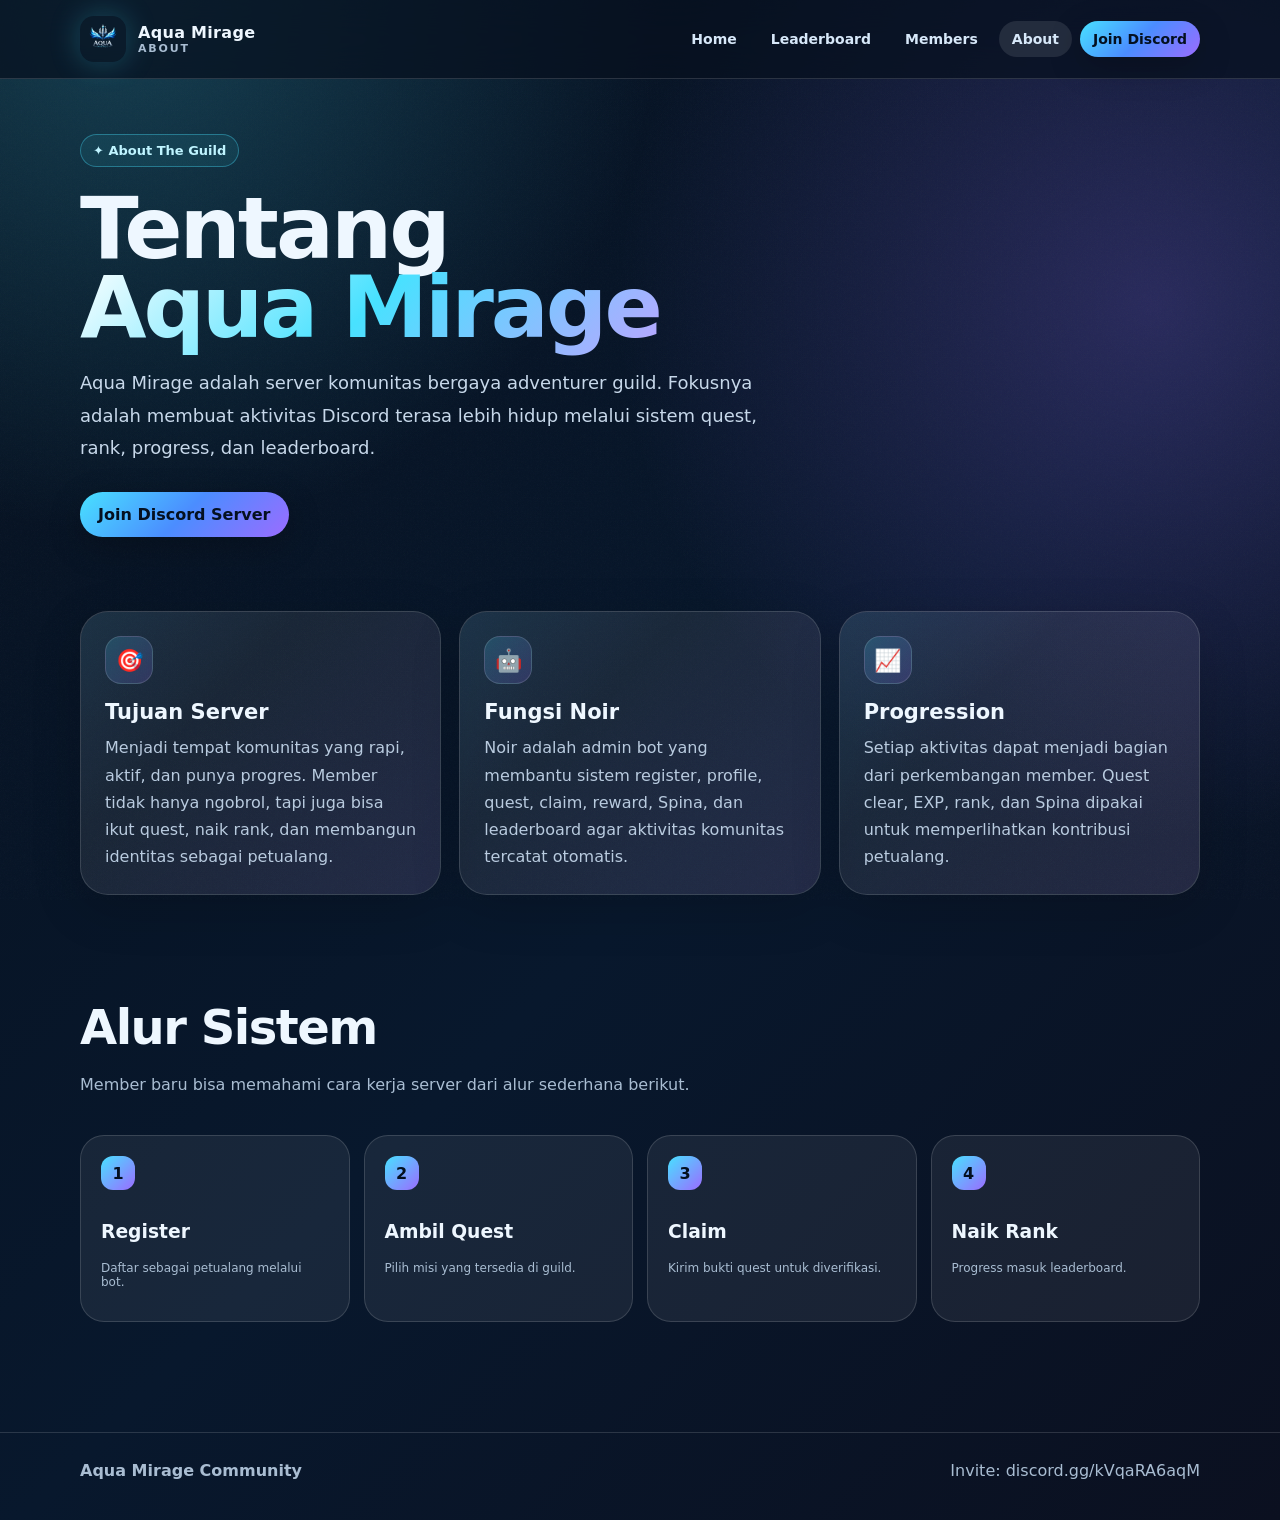
<file: about.html>
<!doctype html><html lang="id"><head><meta charset="utf-8"><meta name="viewport" content="width=device-width,initial-scale=1"><title>About | Aqua Mirage</title><link rel="stylesheet" href="./css/style.css"><link rel="icon" href="./assets/logo.png"></head><body><div class="noise"></div><nav class="nav"><div class="wrap navin"><a class="brand" href="index.html"><img src="./assets/logo.png"><span>Aqua Mirage<small>About</small></span></a><div class="links"><a data-nav href="index.html">Home</a><a data-nav href="leaderboard.html">Leaderboard</a><a data-nav href="members.html">Members</a><a data-nav href="about.html">About</a><a class="btn primary" data-discord target="_blank">Join Discord</a></div><a class="btn mobileMenu" data-discord target="_blank">Join</a></div></nav><main class="pageHero"><div class="wrap"><div class="eyebrow">✦ About The Guild</div><h1 class="h1">Tentang<br><span class="grad">Aqua Mirage</span></h1><p class="lead">Aqua Mirage adalah server komunitas bergaya adventurer guild. Fokusnya adalah membuat aktivitas Discord terasa lebih hidup melalui sistem quest, rank, progress, dan leaderboard.</p><div class="actions"><a class="btn primary" data-discord target="_blank">Join Discord Server</a></div></div></main><section class="section"><div class="wrap cards"><article class="card"><div class="icon">🎯</div><h3>Tujuan Server</h3><p>Menjadi tempat komunitas yang rapi, aktif, dan punya progres. Member tidak hanya ngobrol, tapi juga bisa ikut quest, naik rank, dan membangun identitas sebagai petualang.</p></article><article class="card"><div class="icon">🤖</div><h3>Fungsi Noir</h3><p>Noir adalah admin bot yang membantu sistem register, profile, quest, claim, reward, Spina, dan leaderboard agar aktivitas komunitas tercatat otomatis.</p></article><article class="card"><div class="icon">📈</div><h3>Progression</h3><p>Setiap aktivitas dapat menjadi bagian dari perkembangan member. Quest clear, EXP, rank, dan Spina dipakai untuk memperlihatkan kontribusi petualang.</p></article></div></section><section class="section"><div class="wrap"><div class="sectionHead"><div><h2>Alur Sistem</h2><p class="sub">Member baru bisa memahami cara kerja server dari alur sederhana berikut.</p></div></div><div class="steps"><div class="step"><b>1</b><h3>Register</h3><p class="meta">Daftar sebagai petualang melalui bot.</p></div><div class="step"><b>2</b><h3>Ambil Quest</h3><p class="meta">Pilih misi yang tersedia di guild.</p></div><div class="step"><b>3</b><h3>Claim</h3><p class="meta">Kirim bukti quest untuk diverifikasi.</p></div><div class="step"><b>4</b><h3>Naik Rank</h3><p class="meta">Progress masuk leaderboard.</p></div></div></div></section><footer class="footer"><div class="wrap footin"><b>Aqua Mirage Community</b><span>Invite: discord.gg/kVqaRA6aqM</span></div></footer><script type="module" src="./js/app.js"></script></body></html>
</file>
<file: css/style.css>
:root{
  --bg:#07111f;--bg2:#0b1b30;--card:rgba(255,255,255,.075);--card2:rgba(255,255,255,.11);
  --line:rgba(255,255,255,.14);--text:#eef7ff;--muted:#a9bdd2;--aqua:#48e1ff;--blue:#4b8dff;--violet:#9b6cff;--gold:#ffd66b;
  --shadow:0 22px 70px rgba(0,0,0,.35);--radius:28px;
}
*{box-sizing:border-box} html{scroll-behavior:smooth} body{margin:0;font-family:Inter,ui-sans-serif,system-ui,-apple-system,Segoe UI,Arial,sans-serif;background:radial-gradient(circle at 10% 0%,rgba(72,225,255,.22),transparent 28%),radial-gradient(circle at 90% 20%,rgba(155,108,255,.23),transparent 32%),linear-gradient(135deg,var(--bg),#08182d 55%,#0b1020);color:var(--text);min-height:100vh;overflow-x:hidden}.noise{position:fixed;inset:0;pointer-events:none;opacity:.08;background-image:url("data:image/svg+xml,%3Csvg xmlns='http://www.w3.org/2000/svg' width='140' height='140'%3E%3Cfilter id='n'%3E%3CfeTurbulence baseFrequency='.7' numOctaves='3'/%3E%3C/filter%3E%3Crect width='140' height='140' filter='url(%23n)' opacity='.45'/%3E%3C/svg%3E");z-index:-1}.wrap{width:min(1120px,calc(100% - 36px));margin:auto}.nav{position:sticky;top:0;z-index:30;background:rgba(7,17,31,.74);backdrop-filter:blur(18px);border-bottom:1px solid var(--line)}.navin{height:78px;display:flex;align-items:center;justify-content:space-between;gap:18px}.brand{display:flex;align-items:center;gap:12px;text-decoration:none;color:var(--text);font-weight:900;letter-spacing:.3px}.brand img{width:46px;height:46px;border-radius:14px;object-fit:cover;box-shadow:0 0 30px rgba(72,225,255,.25)}.brand span small{display:block;font-size:11px;color:var(--muted);font-weight:700;letter-spacing:1.8px;text-transform:uppercase}.links{display:flex;align-items:center;gap:8px}.links a{color:#d7e8f9;text-decoration:none;font-weight:700;font-size:14px;padding:10px 13px;border-radius:999px}.links a:hover,.links a.active{background:rgba(255,255,255,.1)}.btn{display:inline-flex;align-items:center;justify-content:center;gap:10px;border:1px solid var(--line);border-radius:999px;padding:13px 18px;text-decoration:none;color:var(--text);font-weight:850;background:linear-gradient(135deg,rgba(72,225,255,.16),rgba(155,108,255,.16));box-shadow:0 10px 34px rgba(0,0,0,.22);transition:.2s}.btn:hover{transform:translateY(-2px);border-color:rgba(72,225,255,.6)}.btn.primary{border:0;background:linear-gradient(135deg,var(--aqua),var(--blue),var(--violet));color:#041020}.hero{padding:78px 0 42px}.grid{display:grid;grid-template-columns:1.15fr .85fr;gap:30px;align-items:center}.eyebrow{display:inline-flex;gap:9px;align-items:center;border:1px solid rgba(72,225,255,.35);color:#bff4ff;background:rgba(72,225,255,.08);border-radius:999px;padding:8px 12px;font-weight:850;font-size:13px}.h1{font-size:clamp(44px,7vw,86px);line-height:.92;margin:22px 0 20px;letter-spacing:-3px}.grad{background:linear-gradient(135deg,#fff,var(--aqua),#bba5ff);-webkit-background-clip:text;background-clip:text;color:transparent}.lead{font-size:18px;line-height:1.8;color:#c7d8ea;max-width:690px}.actions{display:flex;gap:13px;flex-wrap:wrap;margin-top:28px}.heroCard{position:relative;border:1px solid var(--line);background:linear-gradient(180deg,rgba(255,255,255,.12),rgba(255,255,255,.055));border-radius:34px;padding:22px;box-shadow:var(--shadow);overflow:hidden}.heroCard:before{content:"";position:absolute;inset:-80px;background:radial-gradient(circle,rgba(72,225,255,.26),transparent 55%);filter:blur(10px)}.logoPanel{position:relative;display:grid;place-items:center;min-height:360px;border-radius:26px;background:rgba(0,0,0,.16);border:1px solid rgba(255,255,255,.1)}.logoPanel img{width:min(82%,330px);border-radius:34px;filter:drop-shadow(0 25px 60px rgba(72,225,255,.28))}.status{position:absolute;left:22px;right:22px;bottom:22px;display:flex;justify-content:space-between;gap:12px;flex-wrap:wrap}.pill{background:rgba(5,14,27,.72);border:1px solid var(--line);border-radius:18px;padding:12px 14px;min-width:145px}.pill b{display:block;font-size:20px}.pill span{color:var(--muted);font-size:12px;font-weight:800;text-transform:uppercase;letter-spacing:1px}.section{padding:52px 0}.sectionHead{display:flex;align-items:end;justify-content:space-between;gap:20px;margin-bottom:20px}.section h2{font-size:clamp(30px,4vw,48px);margin:0;letter-spacing:-1.5px}.section p.sub{color:var(--muted);max-width:700px;line-height:1.75}.cards{display:grid;grid-template-columns:repeat(3,1fr);gap:18px}.card{border:1px solid var(--line);background:var(--card);border-radius:var(--radius);padding:24px;box-shadow:0 14px 50px rgba(0,0,0,.16)}.card h3{margin:0 0 10px;font-size:21px}.card p{margin:0;color:#b9cbdf;line-height:1.7}.icon{width:48px;height:48px;border-radius:16px;display:grid;place-items:center;background:linear-gradient(135deg,rgba(72,225,255,.18),rgba(155,108,255,.18));border:1px solid var(--line);font-size:22px;margin-bottom:16px}.noir{display:grid;grid-template-columns:.7fr 1.3fr;gap:20px;border:1px solid rgba(72,225,255,.25);background:linear-gradient(135deg,rgba(72,225,255,.1),rgba(155,108,255,.09));border-radius:34px;padding:26px;box-shadow:var(--shadow)}.noirBadge{min-height:250px;border-radius:28px;background:radial-gradient(circle at 50% 20%,rgba(72,225,255,.25),transparent 42%),rgba(0,0,0,.18);display:grid;place-items:center;border:1px solid var(--line);text-align:center}.noirBadge .avatar{width:120px;height:120px;border-radius:32px;display:grid;place-items:center;font-size:56px;background:linear-gradient(135deg,#111d33,#283a66);border:1px solid rgba(255,255,255,.14);box-shadow:0 0 50px rgba(72,225,255,.2)}.noirText h2{margin-top:0}.steps{display:grid;grid-template-columns:repeat(4,1fr);gap:14px}.step{padding:20px;border:1px solid var(--line);background:rgba(255,255,255,.065);border-radius:24px}.step b{display:inline-grid;place-items:center;width:34px;height:34px;border-radius:12px;background:linear-gradient(135deg,var(--aqua),var(--violet));color:#041020;margin-bottom:12px}.lbGrid{display:grid;grid-template-columns:repeat(3,1fr);gap:18px}.board{border:1px solid var(--line);background:rgba(255,255,255,.075);border-radius:28px;overflow:hidden}.boardHead{padding:20px;border-bottom:1px solid var(--line);background:rgba(255,255,255,.06)}.boardHead h3{margin:0}.list{padding:10px}.rankRow{display:grid;grid-template-columns:38px 1fr auto;gap:12px;align-items:center;padding:13px;border-radius:18px}.rankRow:nth-child(1){background:rgba(255,214,107,.13)}.rankRow:hover{background:rgba(255,255,255,.07)}.pos{width:34px;height:34px;border-radius:12px;display:grid;place-items:center;background:rgba(255,255,255,.1);font-weight:900}.name{font-weight:850}.meta{color:var(--muted);font-size:12px}.score{font-weight:950;color:#dff8ff}.pageHero{padding:55px 0 22px}.table{border:1px solid var(--line);border-radius:28px;overflow:hidden;background:rgba(255,255,255,.07)}.tableRow{display:grid;grid-template-columns:70px 1.4fr 1fr 1fr 1fr;gap:14px;padding:16px 18px;border-bottom:1px solid var(--line);align-items:center}.tableRow.head{background:rgba(255,255,255,.08);font-weight:900;color:#cdefff}.tableRow:last-child{border-bottom:0}.footer{margin-top:58px;border-top:1px solid var(--line);padding:28px 0 40px;color:var(--muted)}.footin{display:flex;justify-content:space-between;gap:20px;flex-wrap:wrap}.mobileMenu{display:none}.empty{padding:24px;color:var(--muted);text-align:center}.warn{border:1px solid rgba(255,214,107,.35);background:rgba(255,214,107,.1);padding:14px 16px;border-radius:18px;color:#ffe7a5;margin-top:14px}@media(max-width:900px){.grid,.noir{grid-template-columns:1fr}.cards,.lbGrid,.steps{grid-template-columns:1fr 1fr}.links{display:none}.mobileMenu{display:inline-flex}.tableRow{grid-template-columns:42px 1fr auto}.hideM{display:none}.hero{padding-top:46px}.h1{letter-spacing:-2px}}@media(max-width:560px){.wrap{width:min(100% - 24px,1120px)}.cards,.lbGrid,.steps{grid-template-columns:1fr}.navin{height:68px}.brand span{font-size:14px}.heroCard{padding:14px;border-radius:26px}.logoPanel{min-height:280px}.actions .btn{width:100%}.sectionHead{display:block}.status{position:relative;left:auto;right:auto;bottom:auto;margin-top:14px}.pill{flex:1}.tableRow{padding:14px 12px}.h1{font-size:46px}}

/* Toram final touch */
.toramHero{position:relative;overflow:hidden;min-height:720px;display:flex;align-items:center;border-bottom:1px solid rgba(125,211,252,.18)}
.heroBg{position:absolute;inset:0;background:linear-gradient(90deg,rgba(3,7,18,.95) 0%,rgba(8,18,35,.84) 42%,rgba(8,18,35,.35) 100%),url('../assets/toram-background.jpg') center/cover no-repeat;filter:saturate(1.12) contrast(1.05);transform:scale(1.01)}
.heroBg:after{content:"";position:absolute;inset:0;background:radial-gradient(circle at 22% 28%,rgba(56,189,248,.25),transparent 28%),radial-gradient(circle at 75% 25%,rgba(168,85,247,.22),transparent 30%),linear-gradient(180deg,transparent,rgba(3,7,18,.92));}
.toramHero .wrap{position:relative;z-index:2}.heroText{max-width:680px}.toramBadge{display:inline-flex;align-items:center;gap:12px;padding:8px 14px;margin-bottom:18px;border:1px solid rgba(125,211,252,.28);border-radius:999px;background:rgba(2,8,23,.55);box-shadow:0 0 40px rgba(56,189,248,.12);backdrop-filter:blur(12px)}
.toramBadge img{height:28px;width:auto;object-fit:contain}.toramBadge span{font-size:12px;font-weight:800;letter-spacing:.12em;text-transform:uppercase;color:#bae6fd}.gameCard{background:linear-gradient(180deg,rgba(15,23,42,.70),rgba(3,7,18,.85));border:1px solid rgba(125,211,252,.24);box-shadow:0 30px 90px rgba(0,0,0,.5),0 0 55px rgba(56,189,248,.12)}
.gameLine{margin:10px auto 22px;padding:8px 14px;border-radius:999px;background:rgba(14,165,233,.10);border:1px solid rgba(125,211,252,.18);color:#e0f2fe;font-size:13px;font-weight:700;text-align:center;width:max-content;max-width:100%}
.card{position:relative;overflow:hidden}.card:before{content:"";position:absolute;inset:0;background:linear-gradient(135deg,rgba(56,189,248,.12),transparent 35%,rgba(168,85,247,.10));opacity:.65;pointer-events:none}.card>*{position:relative;z-index:1}
@media(max-width:760px){.toramHero{min-height:auto;padding-top:110px}.heroBg{background:linear-gradient(180deg,rgba(3,7,18,.90),rgba(3,7,18,.78),rgba(3,7,18,.96)),url('../assets/toram-background.jpg') center/cover no-repeat}.toramBadge img{height:22px}.gameLine{font-size:11px}}
</file>
